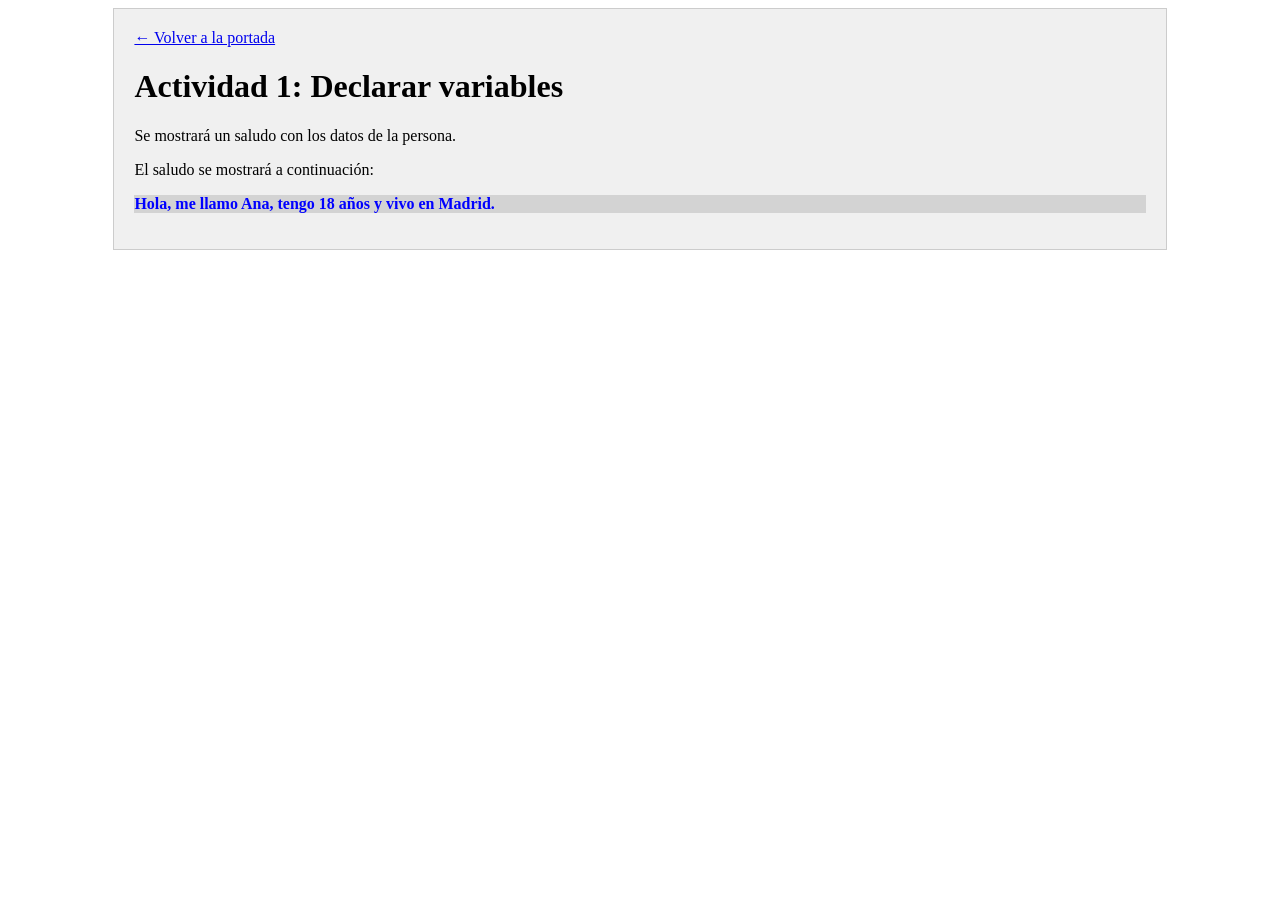
<file: ejercicio1/ejercicio1.html>
<!doctype html>
<html lang="es">
  <head>
    <meta charset="UTF-8">
    <meta name="viewport" content="width=device-width, initial-scale=1.0">
    <title>Actividad 1 | Variables</title>
    <link rel="stylesheet" href="styles.css">
    <script src="app.js" defer></script>
  </head>
  <body>
    <main>
      <a class="volver" href="../index.html">← Volver a la portada</a>
      <h1>Actividad 1: Declarar variables</h1>
      <p>Se mostrará un saludo con los datos de la persona.</p>

      <p>El saludo se mostrará a continuación:</p>

      <p id="hola" aria-live="polite"></p>

    
      <!--
      <section>
        <h2>Parte 3: Usar inputs</h2>
        <p>Completa tus datos y pulsa el botón.</p>

        <form id="formulario-datos">
          <label for="nombre-input">Nombre</label>
          <input id="nombre-input" type="text" required>

          <label for="edad-input">Edad</label>
          <input id="edad-input" type="number" min="1" required>

          <label for="ciudad-input">Ciudad</label>
          <input id="ciudad-input" type="text" required>

          <button type="submit">Mostrar mis datos</button>
        </form>

        <p id="resultado-formulario" aria-live="polite"></p>
      </section>
      -->
    </main>


  </body>
</html>
</file>
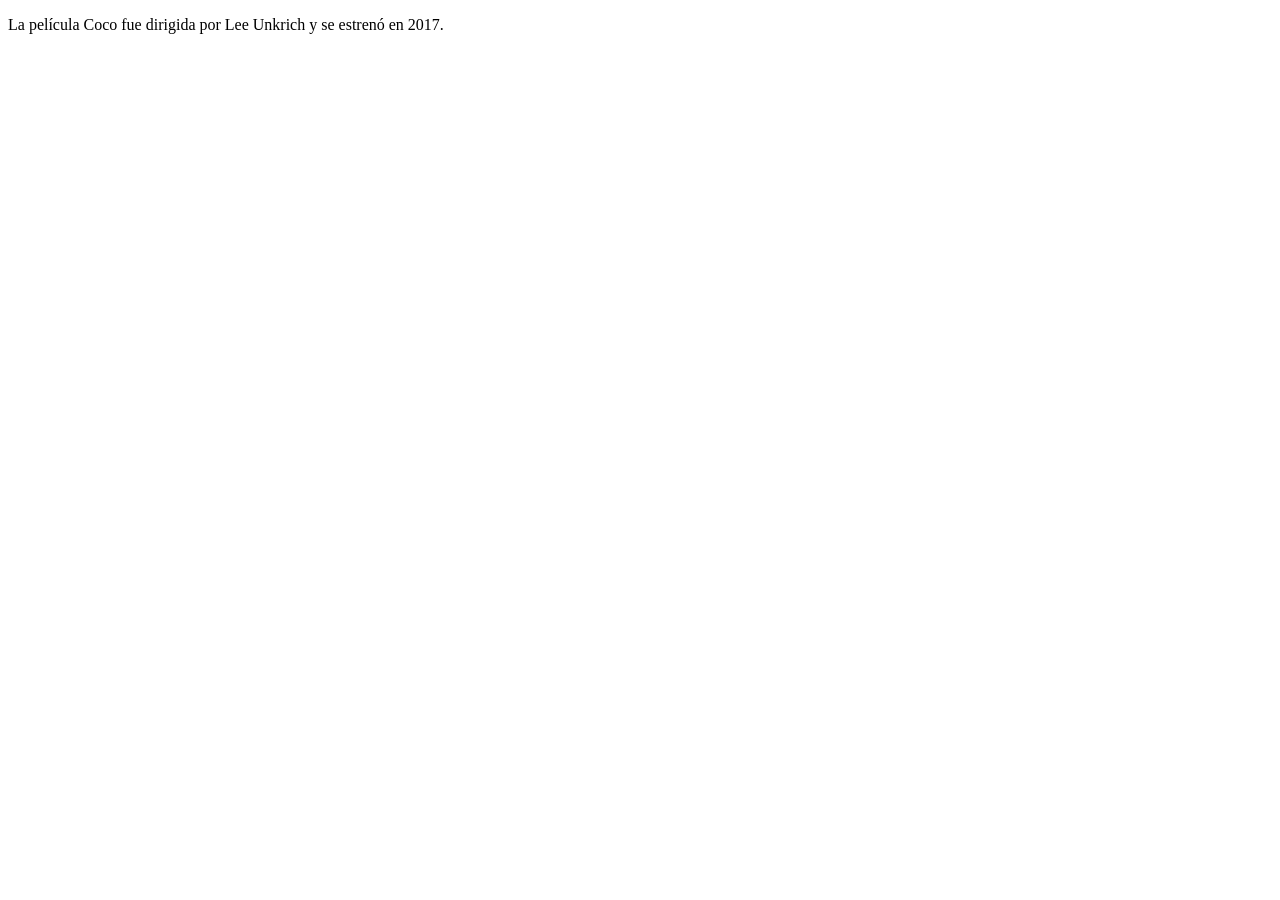
<file: ejercicio2/ejercicio2.html>
<!DOCTYPE html>
<html lang="es">
<head>
    <meta charset="UTF-8">
    <meta name="viewport" content="width=device-width, initial-scale=1.0">
    <title>Ejercicio2 variables</title>
    <script src="app.js" defer></script>
</head>
<body>
    <p id="informacion"></p>

    
<script src="app.js" ></script>
</body>
</html>
</file>
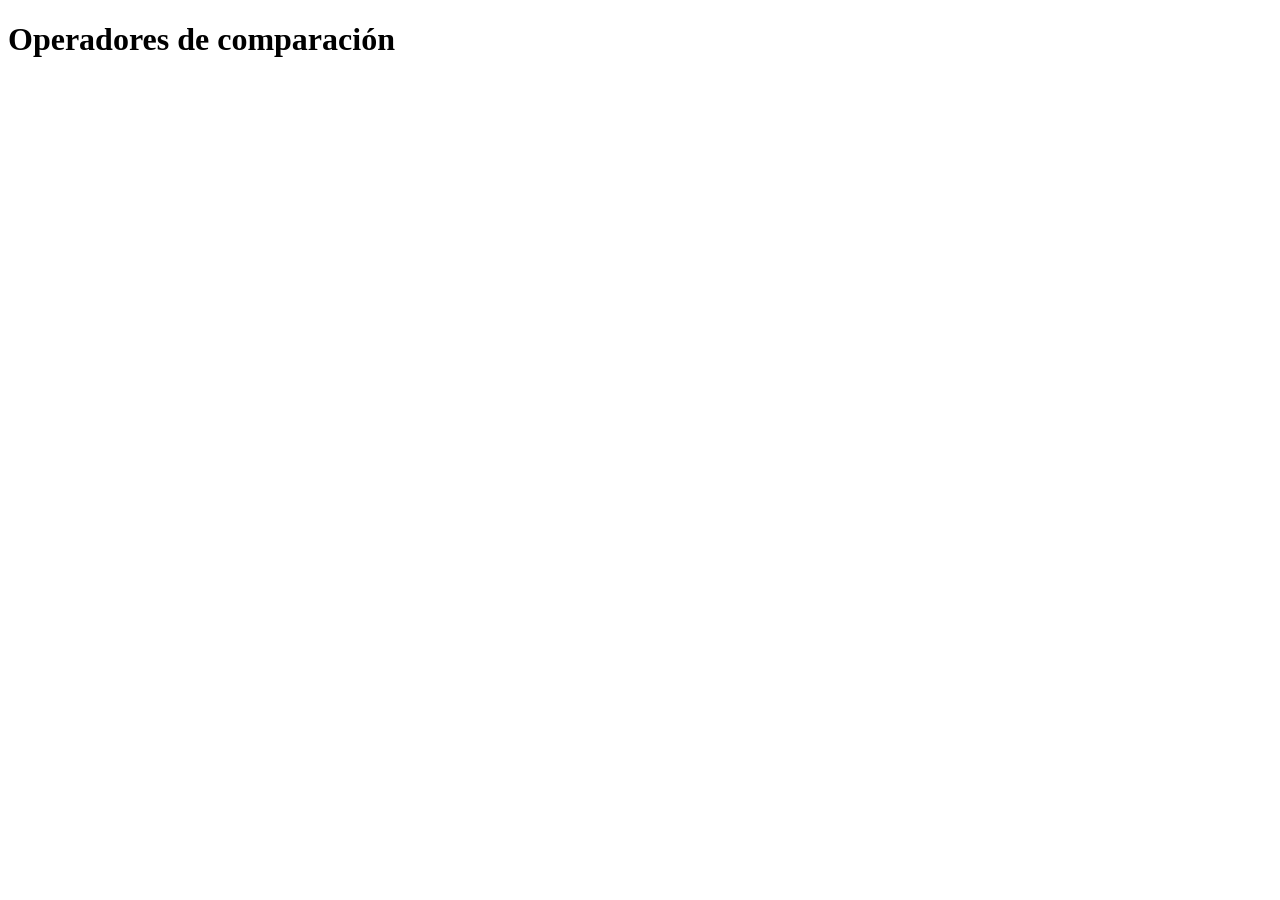
<file: ejercicio4/ejercicio.html>
<!DOCTYPE html>
<html lang="es">
<head>
    <meta charset="UTF-8">
    <meta name="viewport" content="width=device-width, initial-scale=1.0">
    <title>operadores de commparacion</title>
    <script src="app.js"></script>
</head>
<body>
    <h1>Operadores de comparación</h1>
</body>
</html>
</file>
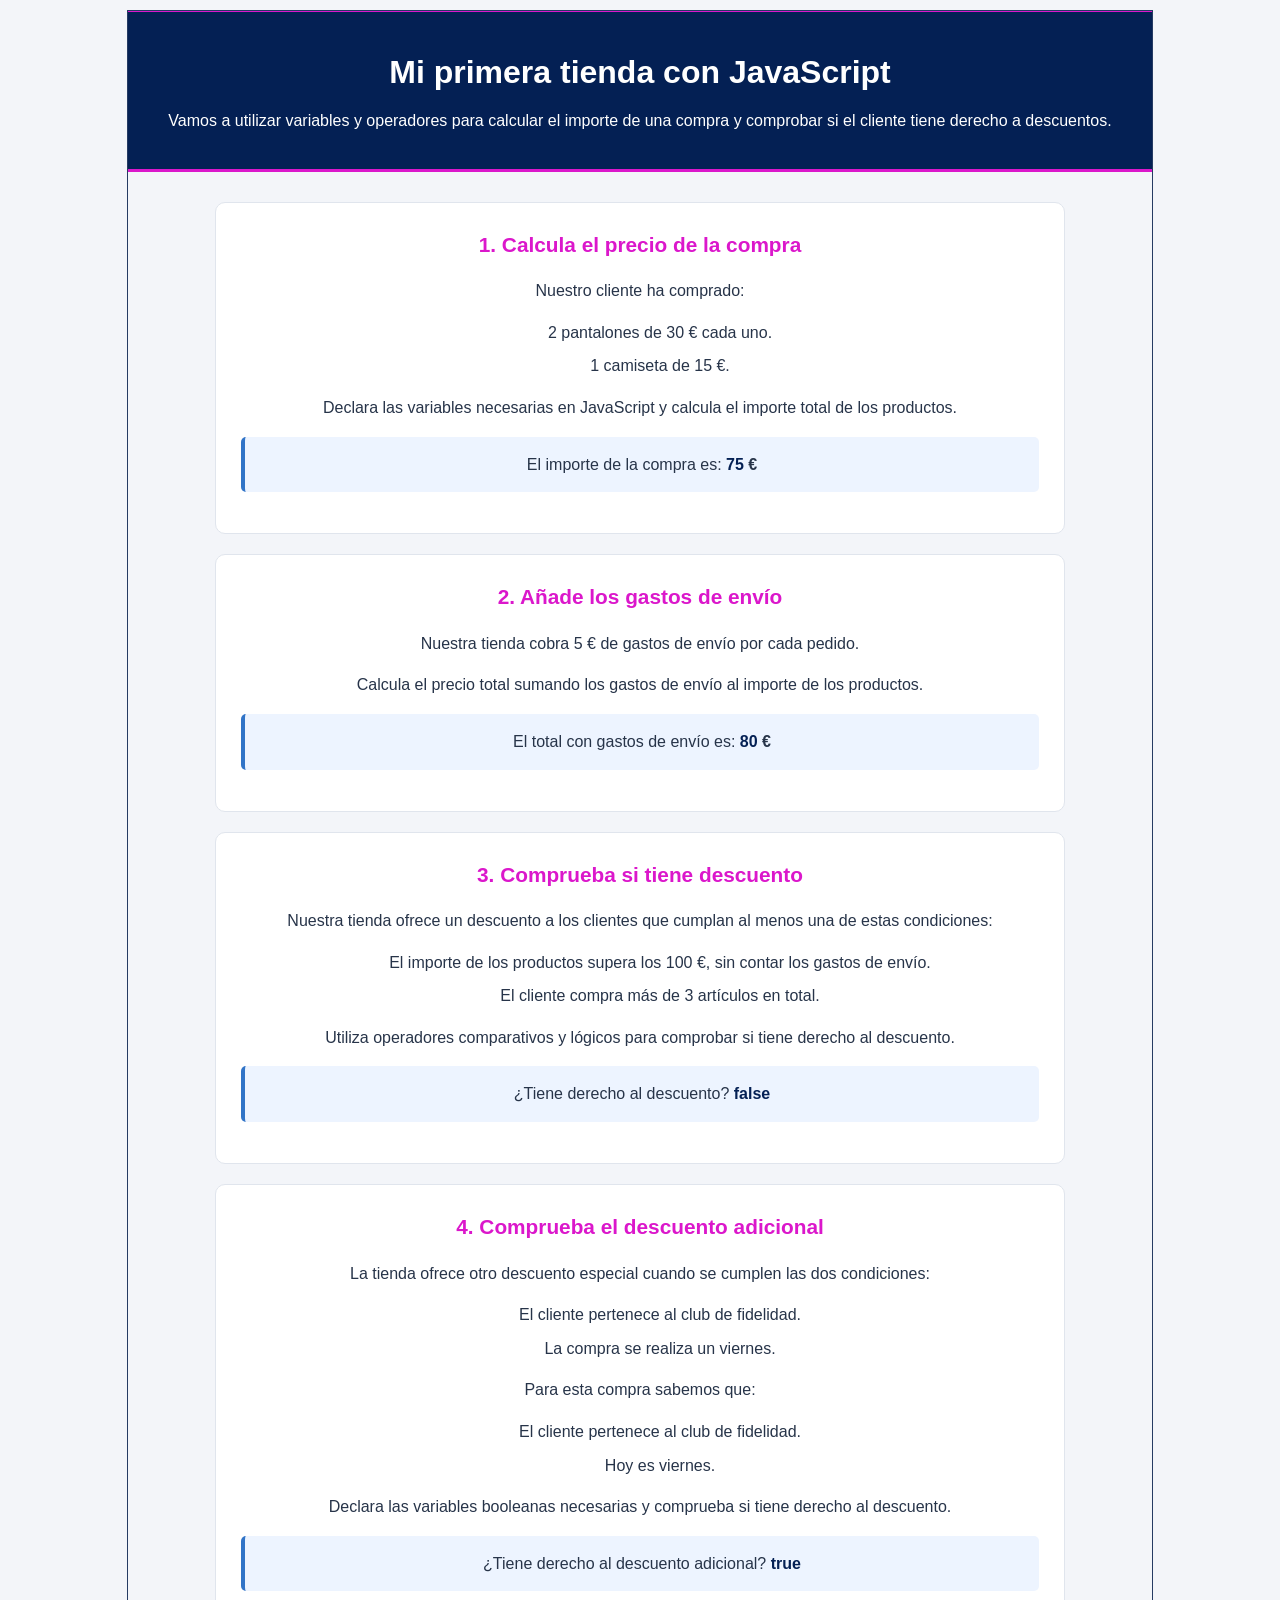
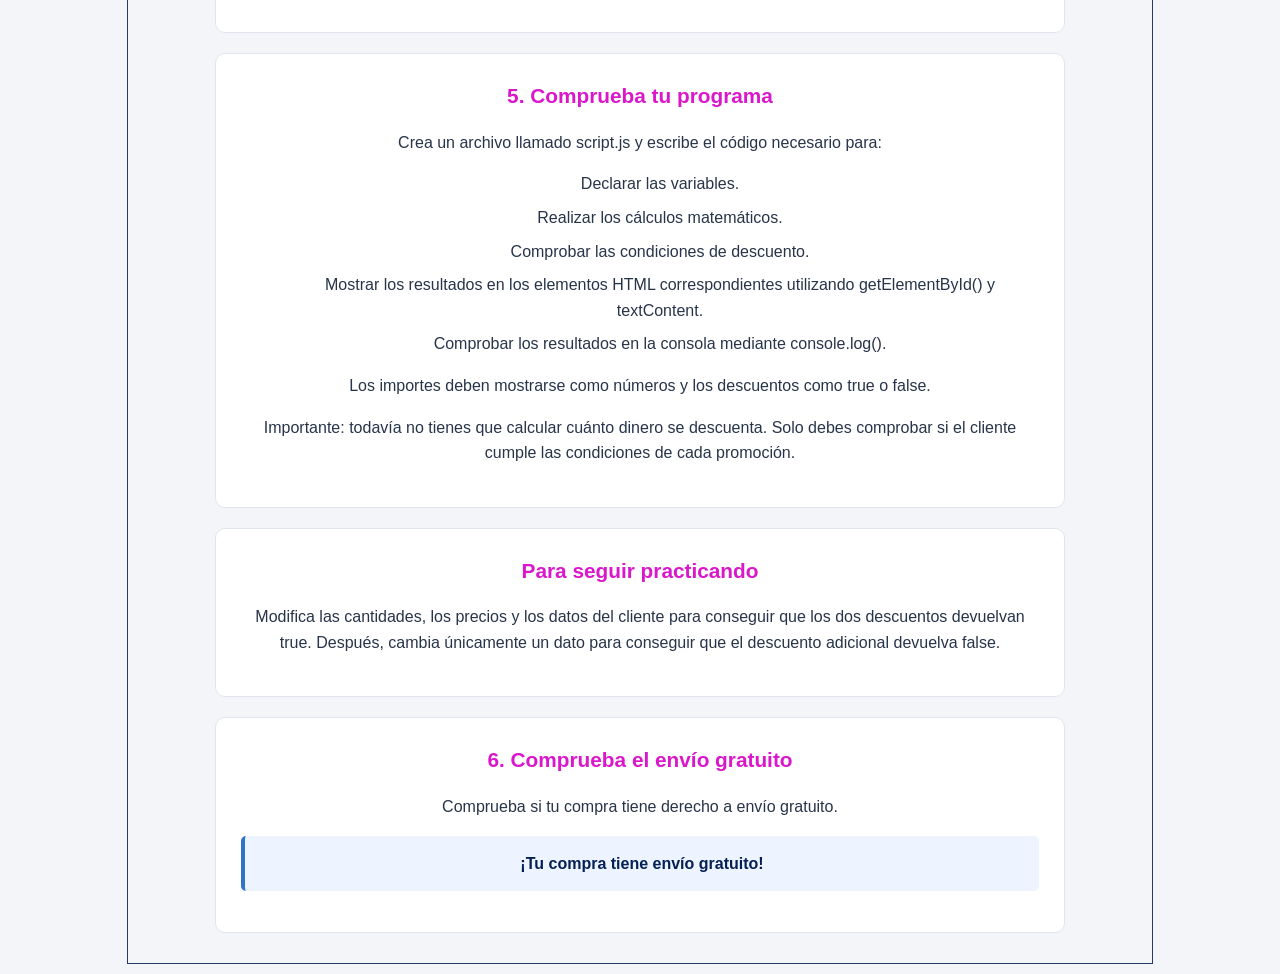
<file: ejercicio5/ejercicio5.html>
<!DOCTYPE html>
<html lang="es">
<head>
    <meta charset="UTF-8">
    <meta name="viewport" content="width=device-width, initial-scale=1.0">
    <title>Practicando operadores</title>
    <script src="app.js" defer></script>
    <link rel="stylesheet" href="styles.css">
</head>
<body>
    <header>
        <h1>Mi primera tienda con JavaScript</h1>
        <p>
            Vamos a utilizar variables y operadores para
            calcular el importe de una compra y comprobar
            si el cliente tiene derecho a descuentos.
        </p>
    </header>

    <main>
        <section>
            <h2>1. Calcula el precio de la compra</h2>

            <p>Nuestro cliente ha comprado:</p>

            <ul>
                <li>2 pantalones de 30 € cada uno.</li>
                <li>1 camiseta de 15 €.</li>
            </ul>

            <p>
                Declara las variables necesarias en JavaScript
                y calcula el importe total de los productos.
            </p>

            <p class="resultado">
                El importe de la compra es:
                <strong><span id="total"></span> €</strong>
            </p>
        </section>

        <section>
            <h2>2. Añade los gastos de envío</h2>

            <p>
                Nuestra tienda cobra 5 € de gastos de envío
                por cada pedido.
            </p>

            <p>
                Calcula el precio total sumando los gastos
                de envío al importe de los productos.
            </p>

            <p class="resultado">
                El total con gastos de envío es:
                <strong><span id="totalConEnvio"></span> €</strong>
            </p>
        </section>

        <section>
            <h2>3. Comprueba si tiene descuento</h2>

            <p>
                Nuestra tienda ofrece un descuento a los
                clientes que cumplan al menos una de
                estas condiciones:
            </p>

            <ul>
                <li>
                    El importe de los productos supera los 100 €,
                    sin contar los gastos de envío.
                </li>
                <li>
                    El cliente compra más de 3 artículos
                    en total.
                </li>
            </ul>

            <p>
                Utiliza operadores comparativos y lógicos
                para comprobar si tiene derecho al descuento.
            </p>

            <p class="resultado">
                ¿Tiene derecho al descuento?
                <strong><span id="descuento"></span></strong>
            </p>
        </section>

        <section>
            <h2>4. Comprueba el descuento adicional</h2>

            <p>
                La tienda ofrece otro descuento especial
                cuando se cumplen las dos condiciones:
            </p>

            <ul>
                <li>
                    El cliente pertenece al club de fidelidad.
                </li>
                <li>
                    La compra se realiza un viernes.
                </li>
            </ul>

            <p>Para esta compra sabemos que:</p>

            <ul>
                <li>El cliente pertenece al club de fidelidad.</li>
                <li>Hoy es viernes.</li>
            </ul>

            <p>
                Declara las variables booleanas necesarias
                y comprueba si tiene derecho al descuento.
            </p>

            <p class="resultado">
                ¿Tiene derecho al descuento adicional?
                <strong>
                    <span id="descuentoAdicional"></span>
                </strong>
            </p>
        </section>

        <section>
            <h2>5. Comprueba tu programa</h2>

            <p>
                Crea un archivo llamado script.js y escribe
                el código necesario para:
            </p>

            <ol>
                <li>Declarar las variables.</li>
                <li>Realizar los cálculos matemáticos.</li>
                <li>Comprobar las condiciones de descuento.</li>
                <li>
                    Mostrar los resultados en los elementos
                    HTML correspondientes utilizando
                    getElementById() y textContent.
                </li>
                <li>
                    Comprobar los resultados en la consola
                    mediante console.log().
                </li>
            </ol>

            <p>
                Los importes deben mostrarse como números
                y los descuentos como true o false.
            </p>

            <p>
                Importante: todavía no tienes que calcular
                cuánto dinero se descuenta.
                Solo debes comprobar si el cliente cumple
                las condiciones de cada promoción.
            </p>
        </section>
        <section>
            <h2>Para seguir practicando</h2>

            <p>
                Modifica las cantidades, los precios y los datos del cliente para conseguir que los dos descuentos devuelvan true. Después, cambia únicamente un dato para conseguir que el descuento adicional devuelva false.
            </p>
        </section>
        <section>
            <h2>6. Comprueba el envío gratuito</h2>

            <p>
                Comprueba si tu compra tiene derecho a envío gratuito.
            </p>

            <p class="resultado">
                <span id="envio"></span>
            </p>
        </section>
    </main>
</body>
</html>
</file>
<file: ejercicio1/styles.css>
#hola {
    color: blue;
    font-weight: bold;
    background-color: lightgray;
}

main{
    background-color: #f0f0f0;
    padding: 20px;
    width:80%;
    border: 1px solid #ccc;
    margin: 0 auto;
    justify-content: center;
    
}
</file>
<file: ejercicio5/styles.css>
/* Estilos generales */

:root {
    --primary-color: #042054;
    --secondary-color: #db17cb;
    --background-color: #f3f5f9;
    --text-color: #273449;
    --result-background-color: #edf4ff;
    --result-border-color: #3174c7;
}


body {
    margin: 10px auto;
    padding: 0;
    font-family: Arial, sans-serif;
    background-color: var(--background-color);
    color: var(--text-color);
    line-height: 1.6;
    border: 1px solid #253b63;
    width: 80%;
    text-align: center;
}

/* Cabecera */

header {
    background-color: var(--primary-color);
    color: white;
    text-align: center;
    padding: 35px 20px;
    border-bottom: 3px solid var(--secondary-color);
    border-top: 1px solid var(--secondary-color);
    text-align: center;
}

header h1 {
    margin: 0 0 10px;
}

header p {
    margin: 0;
}

/* Contenido principal */

main {
    max-width: 850px;
    margin: 30px auto;
    padding: 0 20px;
}

/* Secciones */

section {
    background-color: white;
    padding: 25px;
    margin-bottom: 20px;
    border-radius: 10px;
    border: 1px solid #e0e5ed;
}

h2 {
    color: var(--secondary-color);
    margin-top: 0;
    font-size: 1.3rem;
}

/* Listas */

li {
    margin-bottom: 8px;
    list-style-type: none;
}

/* Resultados */

.resultado{
    background-color: var(--result-background-color);
    padding: 15px;
    border-left: 4px solid var(--result-border-color);
    border-radius: 5px;
}

span {
    font-weight: bold;
    color: var(--primary-color) ;
}

/* Adaptación a móviles */

@media (max-width: 600px) {
    main {
        margin: 15px auto;
        padding: 0 12px;
    }

    section {
        padding: 18px;
    }

    header {
        padding: 25px 15px;
    }
}
</file>
